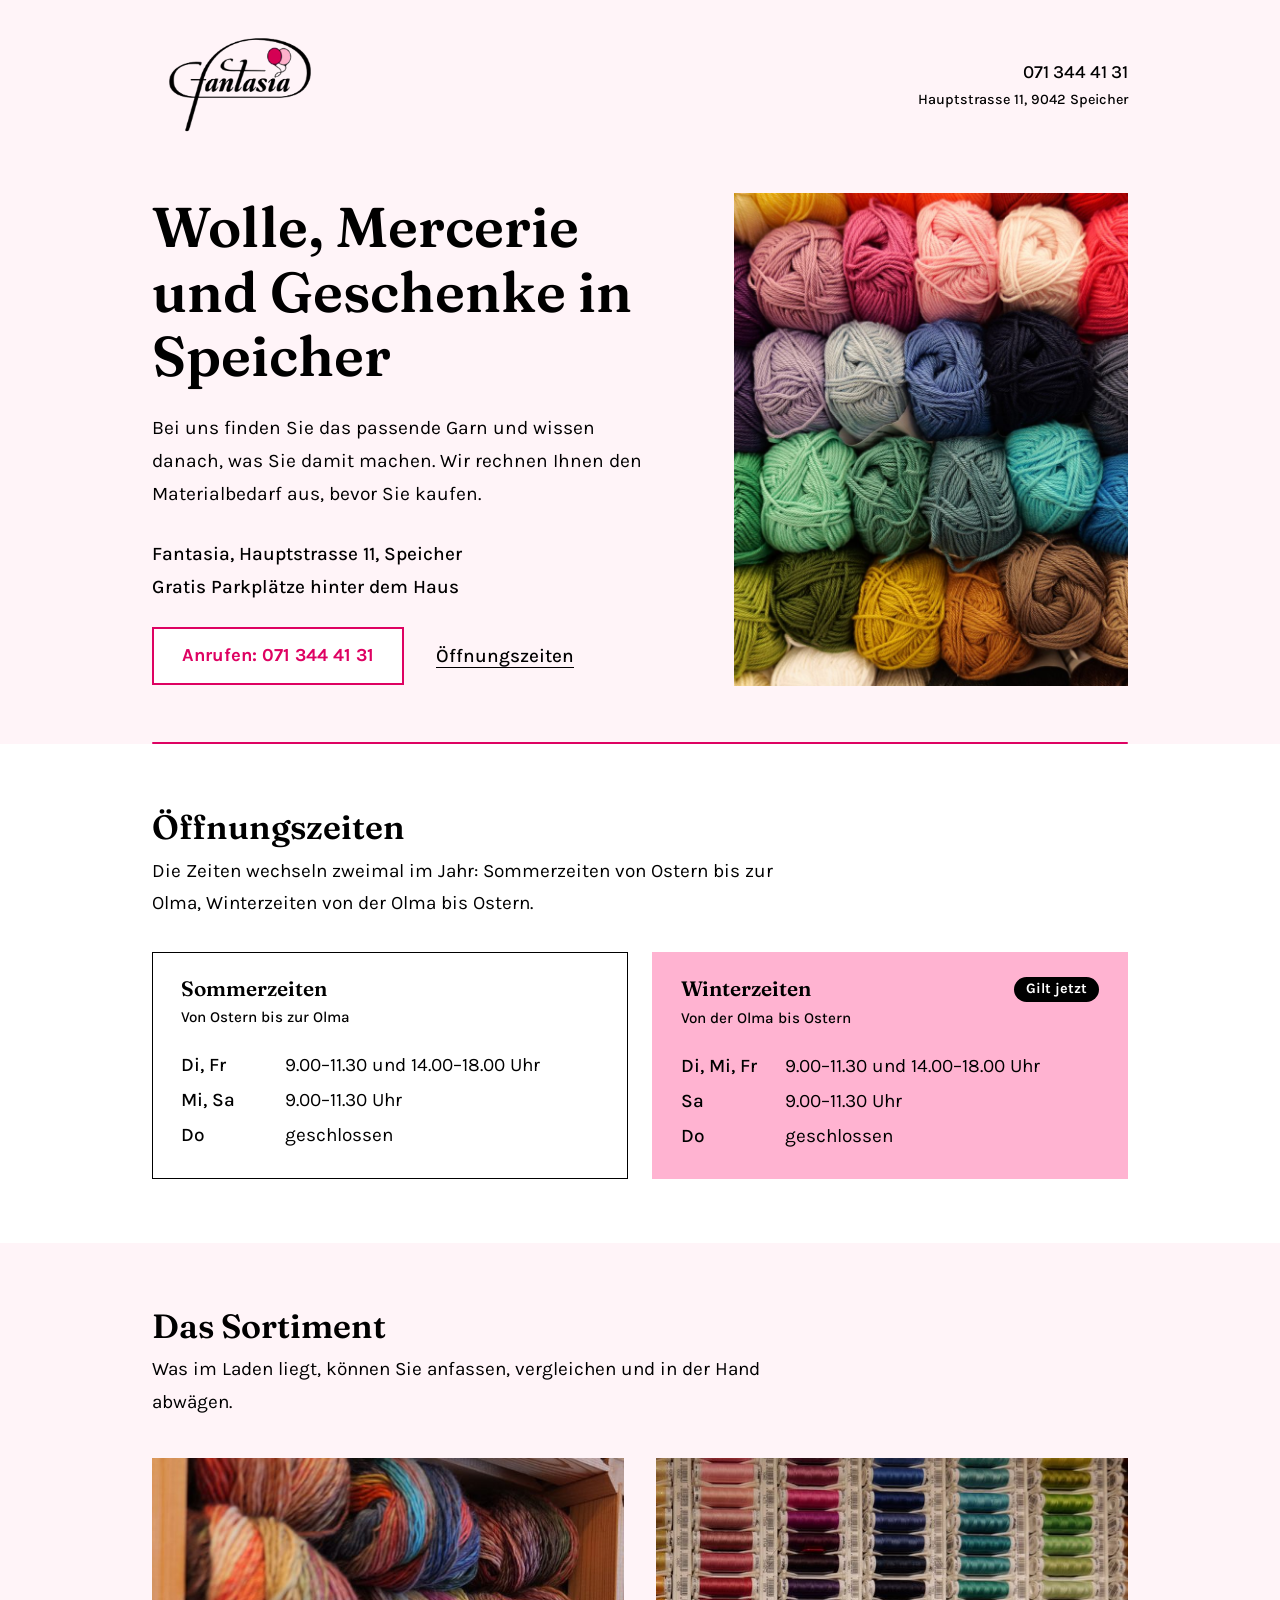
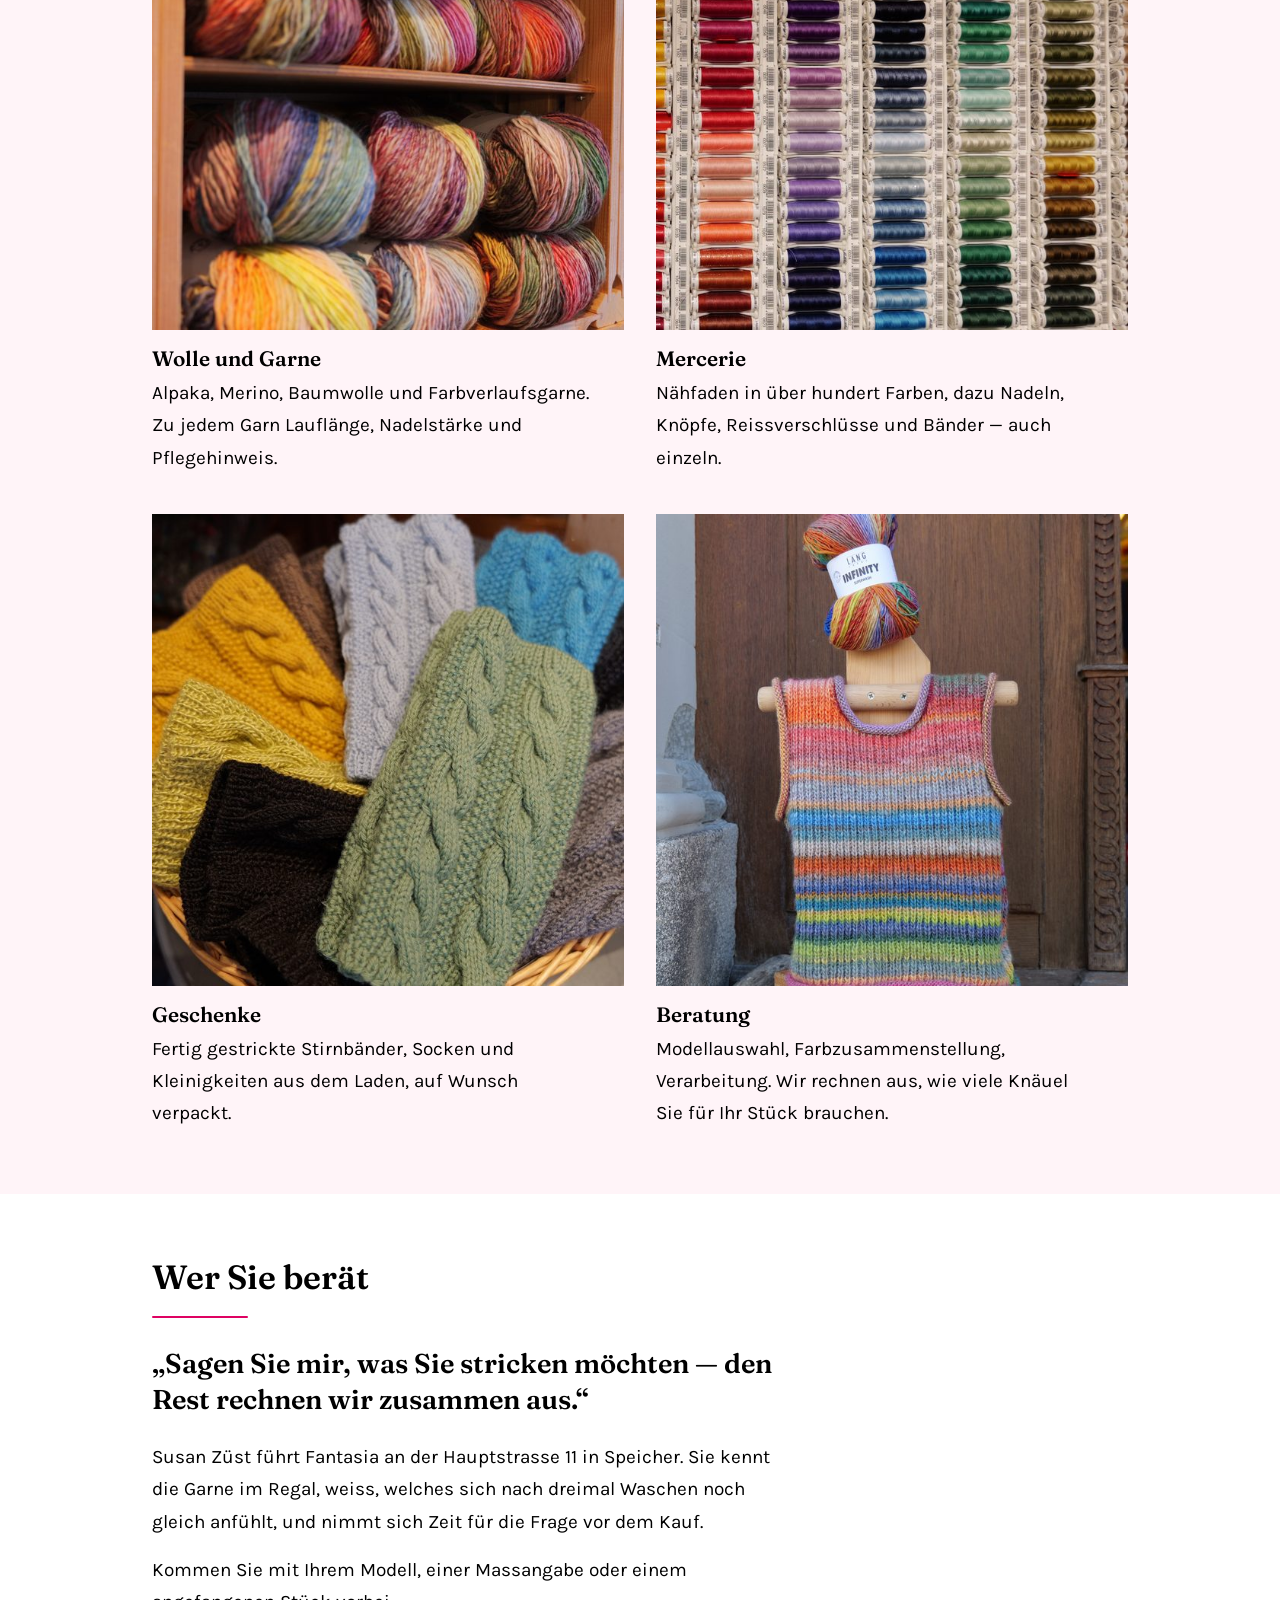
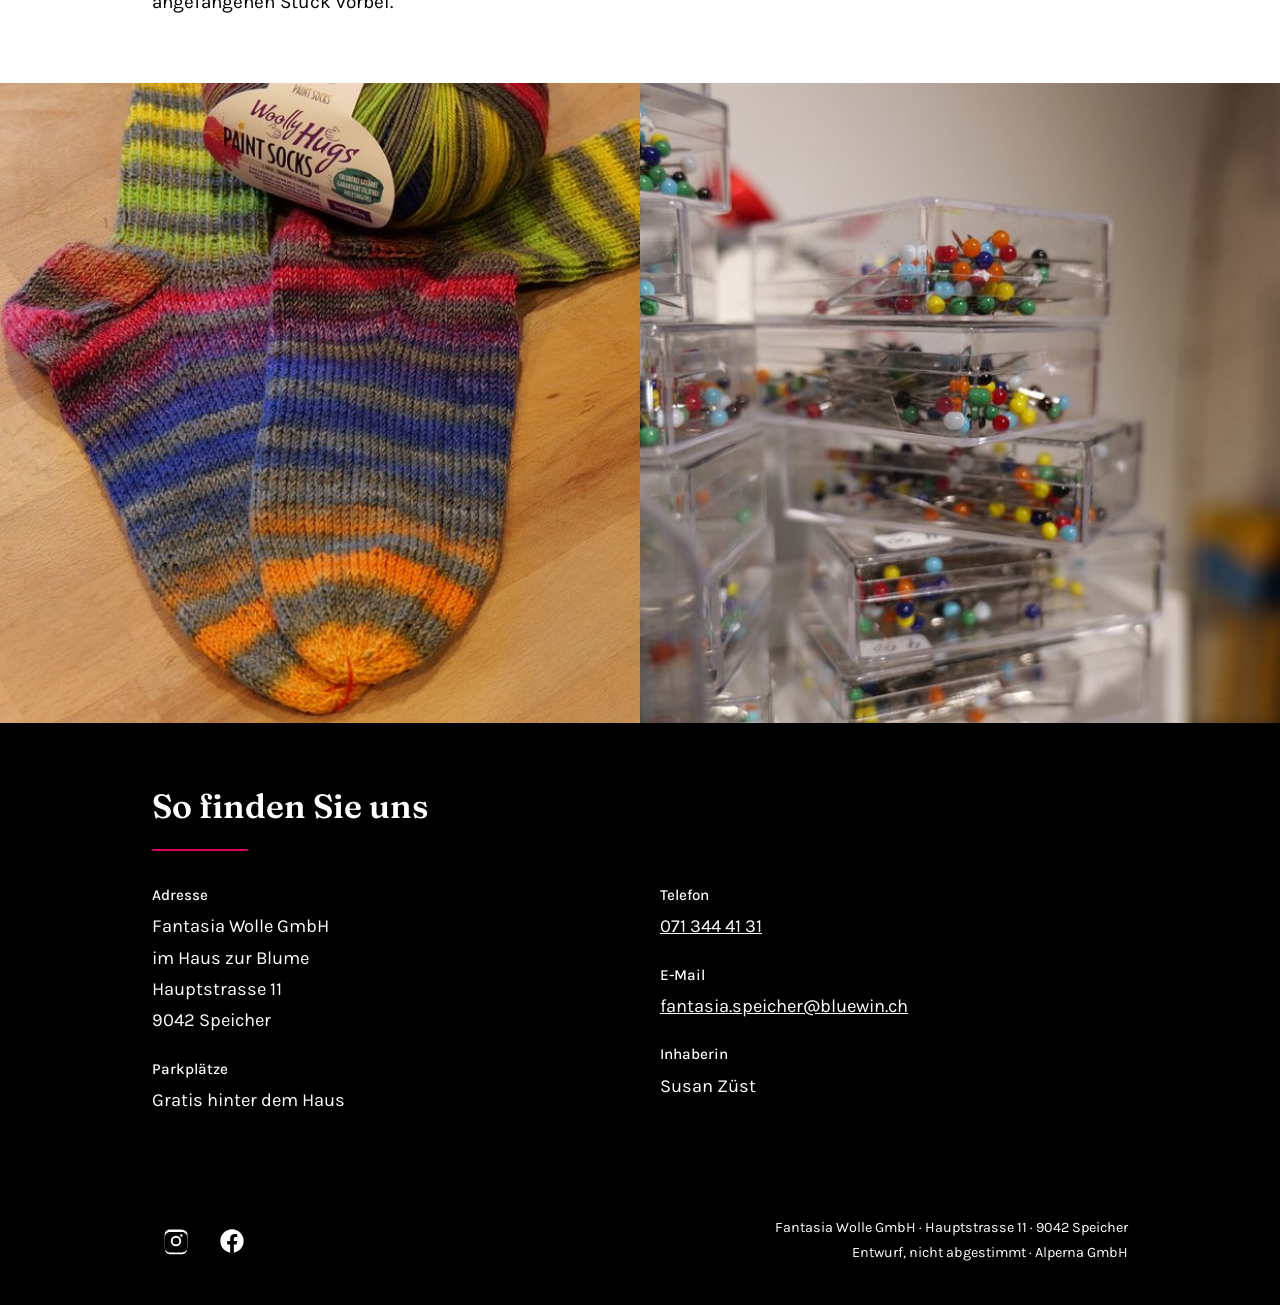
<file: index.html>
<!DOCTYPE html>
<html lang="de-CH">
<head>
<meta charset="utf-8">
<meta name="viewport" content="width=device-width, initial-scale=1, viewport-fit=cover">
<title>Fantasia Wolle GmbH — Wolle, Mercerie und Geschenke, Speicher</title>
<meta name="description" content="Fantasia, Hauptstrasse 11, Speicher: Wolle, Garne, Mercerie und Geschenke mit Beratung bei Modell, Farbe und Verarbeitung.">
<!-- ENTWURF: Zeile vor der Veröffentlichung entfernen, sonst bleibt die Seite für Suchmaschinen gesperrt. -->
<meta name="robots" content="noindex, nofollow">

<!--
  VOR DER VERÖFFENTLICHUNG VON FRAU ZÜST BESTÄTIGEN LASSEN (nicht aus dem Corporate Design belegt):
  1. Zitat im Abschnitt «Wer Sie berät» (steht in ihrem Namen)
  2. «Wir rechnen Ihnen den Materialbedarf aus, bevor Sie kaufen» (Hero und Beratung)
  3. «Nähfaden in über hundert Farben», «auch einzeln»
  4. «Fertig gestrickte Stirnbänder, Socken und Kleinigkeiten», «auf Wunsch verpackt»
  5. Öffnungszeiten: Montag und Sonntag fehlen im Entwurf (geschlossen?)
  6. Wechsel der Saison: am Olma-Beginn oder nach der Olma? (siehe Skript am Ende der Datei)
  7. Zeile «im Haus zur Blume» in der Adresse
-->

<style>
  /* Schriften lokal ausgeliefert (Fraunces 600, Karla 400/500/700, Latin): keine Anfrage an Google. */
  @font-face{font-family:"Fraunces";font-style:normal;font-weight:600;font-display:swap;src:url(assets/fonts/fraunces-600.woff2) format("woff2")}
  @font-face{font-family:"Karla";font-style:normal;font-weight:400;font-display:swap;src:url(assets/fonts/karla-400.woff2) format("woff2")}
  @font-face{font-family:"Karla";font-style:normal;font-weight:500;font-display:swap;src:url(assets/fonts/karla-500.woff2) format("woff2")}
  @font-face{font-family:"Karla";font-style:normal;font-weight:700;font-display:swap;src:url(assets/fonts/karla-700.woff2) format("woff2")}

  :root{
    --magenta:#DE0262; --rosa:#FFB3D1; --schwarz:#000000; --weiss:#FFFFFF;
    --tief:#6E0031; --rose:#FFF4F8;
    --titel:"Fraunces",Georgia,"Times New Roman",serif;
    --text:"Karla",Arial,Helvetica,sans-serif;
    --max:64rem; color-scheme:light;
  }

  *{box-sizing:border-box}
  html{-webkit-text-size-adjust:100%;scroll-behavior:smooth}
  @media (prefers-reduced-motion:reduce){html{scroll-behavior:auto}}
  [hidden]{display:none!important}
  body{margin:0;background:var(--rose);color:var(--schwarz);font-family:var(--text);font-size:19px;line-height:1.7}
  img{max-width:100%;display:block}
  a{color:inherit}
  h1,h2,h3{font-family:var(--titel);font-weight:600;line-height:1.15;margin:0}
  p{margin:0 0 1rem} p:last-child{margin-bottom:0}
  :focus-visible{outline:3px solid var(--magenta);outline-offset:3px}

  .wrap{max-width:var(--max);margin:0 auto;padding:0 1.5rem}
  .band{padding:4rem 0}
  .band--schwarz{background:var(--schwarz);color:var(--weiss)}
  .band--weiss{background:var(--weiss)}
  .bogen{border:0;height:2px;background:var(--magenta);margin:0;border-radius:2px}

  .foto{width:100%;height:auto;object-fit:cover}
  .r-4-5{aspect-ratio:4/5} .r-1-1{aspect-ratio:1/1}

  /* Kopf: Logo mindestens 150 px breit (Corporate Design), Freiraum rundum */
  .kopf{background:var(--rose);padding:1.75rem 0 1.25rem}
  .kopf .wrap{display:flex;flex-wrap:wrap;gap:1rem 2rem;align-items:center;justify-content:space-between}
  .logo{display:block;line-height:0} .logo img{width:clamp(160px,16vw,176px);height:auto}
  .kopf-tel{font-size:1.15rem;font-weight:500;text-decoration:none;text-align:right}
  .kopf-tel span{display:block;font-size:.9rem;font-weight:500}

  /* Hero */
  .hero{padding:2rem 0 3.5rem}
  .hero .wrap{display:grid;grid-template-columns:1.15fr .85fr;gap:3rem;align-items:center}
  .hero h1{font-size:clamp(2.5rem,6vw,3.5rem);max-width:18ch;overflow-wrap:break-word}
  .hero .lead{font-size:1.2rem;max-width:46ch;margin-top:1.5rem}
  .hero .ort{margin-top:1.75rem;font-weight:500}
  .aktionen{display:flex;flex-wrap:wrap;align-items:center;gap:1rem 2rem;margin-top:1.5rem}
  /* Magenta nur einmal pro Fläche; Text Magenta auf Weiss, Hover Weiss auf Tiefmagenta */
  .knopf{display:inline-flex;align-items:center;min-height:56px;background:var(--weiss);color:var(--magenta);border:2px solid var(--magenta);font-size:1.15rem;font-weight:700;text-decoration:none;padding:.7rem 1.75rem}
  .knopf:hover{background:var(--tief);border-color:var(--tief);color:var(--weiss)}
  .textlink{font-weight:500;text-underline-offset:.25em}

  h2{font-size:clamp(1.6rem,4vw,2.1rem);margin-bottom:.5rem}
  .unter{margin-bottom:2rem;max-width:58ch}

  /* Öffnungszeiten: Winter- und Sommerzeiten nebeneinander, die geltende Saison ist rosa hinterlegt (Skript am Ende) */
  .zeiten{display:grid;grid-template-columns:1fr 1fr;gap:1.5rem;margin-top:1.5rem}
  .zeit{border:1px solid var(--schwarz);padding:1.5rem 1.75rem}
  .zeit--aktiv{background:var(--rosa);border-color:var(--rosa)}
  .zeit-kopf{display:flex;flex-wrap:wrap;align-items:center;justify-content:space-between;gap:.35rem 1rem}
  .zeit h3{font-size:1.3rem}
  .zeit .jetzt{font-size:.9rem;font-weight:700;line-height:1.4;background:var(--schwarz);color:var(--weiss);padding:.15rem .75rem;border-radius:999px}
  .zeit .zeitraum{margin:.25rem 0 1.1rem;font-size:.95rem;font-weight:500}
  .tage{list-style:none;margin:0;padding:0}
  .tage li{display:grid;grid-template-columns:5.5rem 1fr;gap:0 1rem;padding:.2rem 0;line-height:1.5}
  .tage .tag{font-weight:500}
  .von-bis{white-space:nowrap}

  /* Sortiment */
  .sortiment{display:grid;grid-template-columns:1fr 1fr;gap:2.5rem 2rem;margin-top:2.5rem}
  .posten h3{font-size:1.3rem;margin:1.1rem 0 .35rem}
  .posten p{margin:0;max-width:40ch}

  /* Person */
  .person{max-width:40rem}
  .person blockquote{margin:0 0 1.5rem;font-family:var(--titel);font-weight:600;font-size:clamp(1.35rem,3.2vw,1.7rem);line-height:1.3}
  .person p{max-width:62ch}

  /* Bildpaar */
  .paar{display:grid;grid-template-columns:1fr 1fr;gap:0}

  /* Kontakt: nur Weiss auf Schwarz */
  .kontakt{display:grid;grid-template-columns:1fr 1fr;gap:2.5rem}
  .kontakt h2{color:var(--weiss)} .kontakt a{color:var(--weiss)}
  .kontakt dl{margin:0}
  .kontakt dt{font-size:.95rem;font-weight:500;margin-top:1.25rem}
  .kontakt dt:first-child{margin-top:0}
  .kontakt dd{margin:.15rem 0 0;font-size:1.15rem}

  .fuss{background:var(--schwarz);color:var(--weiss);font-size:.9rem;padding:2.25rem 0 2.5rem}
  .fuss .wrap{display:flex;flex-wrap:wrap;gap:1.5rem 2rem;align-items:center;justify-content:space-between}
  .fuss-text{display:flex;flex-direction:column;text-align:right}
  .sozial{display:flex;gap:.5rem}
  .sozial a{display:flex;align-items:center;justify-content:center;width:48px;height:48px;border-radius:50%;color:var(--weiss)}
  .sozial a:hover{background:var(--tief)}
  .sozial a:focus-visible{outline-color:var(--weiss)}
  .sozial svg{width:28px;height:28px;fill:currentColor}

  @media (max-width:760px){
    body{font-size:18px}
    .band{padding:3rem 0} .hero{padding:1.5rem 0 2.5rem}
    .hero .wrap,.zeiten,.sortiment,.kontakt{grid-template-columns:1fr;gap:2rem}
    .kopf .wrap{justify-content:flex-start} .kopf-tel{text-align:left}
    .hero .foto{aspect-ratio:1/1}
    .fuss-text{text-align:left}
  }
</style>
</head>
<body>

<header class="kopf">
  <div class="wrap">
    <a class="logo" href="#" aria-label="Fantasia Wolle GmbH, Seitenanfang">
      <img src="assets/img/logo.png" alt="Fantasia" width="520" height="335">
    </a>
    <a class="kopf-tel" href="tel:+41713444131">071 344 41 31<span>Hauptstrasse 11, 9042 Speicher</span></a>
  </div>
</header>

<main>
<section class="hero">
  <div class="wrap">
    <div>
      <h1>Wolle, Mercerie und Geschenke in Speicher</h1>
      <p class="lead">Bei uns finden Sie das passende Garn und wissen danach, was Sie damit machen. Wir rechnen Ihnen den Materialbedarf aus, bevor Sie kaufen.</p>
      <p class="ort">Fantasia, Hauptstrasse 11, Speicher<br>Gratis Parkplätze hinter dem Haus</p>
      <div class="aktionen">
        <a class="knopf" href="tel:+41713444131">Anrufen: 071 344 41 31</a>
        <a class="textlink" href="#zeiten">Öffnungszeiten</a>
      </div>
    </div>
    <img class="foto r-4-5" src="assets/img/wollknaeuel.jpg" alt="Wollknäuel in vielen Farben, nach Farbtönen sortiert" width="820" height="1025">
  </div>
</section>

<div class="wrap"><hr class="bogen"></div>

<section class="band band--weiss" id="zeiten" aria-labelledby="h-zeiten">
  <div class="wrap">
    <h2 id="h-zeiten">Öffnungszeiten</h2>
    <p class="unter">Die Zeiten wechseln zweimal im Jahr: Sommerzeiten von Ostern bis zur Olma, Winterzeiten von der Olma bis Ostern.</p>
    <div class="zeiten">
      <article class="zeit" data-saison="sommer">
        <div class="zeit-kopf">
          <h3>Sommerzeiten</h3>
          <span class="jetzt" hidden>Gilt jetzt</span>
        </div>
        <p class="zeitraum">Von Ostern bis zur Olma</p>
        <ul class="tage">
          <li><span class="tag">Di, Fr</span><span><span class="von-bis">9.00–11.30</span> und <span class="von-bis">14.00–18.00</span> Uhr</span></li>
          <li><span class="tag">Mi, Sa</span><span><span class="von-bis">9.00–11.30</span> Uhr</span></li>
          <li><span class="tag">Do</span><span>geschlossen</span></li>
        </ul>
      </article>
      <article class="zeit" data-saison="winter">
        <div class="zeit-kopf">
          <h3>Winterzeiten</h3>
          <span class="jetzt" hidden>Gilt jetzt</span>
        </div>
        <p class="zeitraum">Von der Olma bis Ostern</p>
        <ul class="tage">
          <li><span class="tag">Di, Mi, Fr</span><span><span class="von-bis">9.00–11.30</span> und <span class="von-bis">14.00–18.00</span> Uhr</span></li>
          <li><span class="tag">Sa</span><span><span class="von-bis">9.00–11.30</span> Uhr</span></li>
          <li><span class="tag">Do</span><span>geschlossen</span></li>
        </ul>
      </article>
    </div>
  </div>
</section>

<section class="band" id="angebot" aria-labelledby="h-angebot">
  <div class="wrap">
    <h2 id="h-angebot">Das Sortiment</h2>
    <p class="unter">Was im Laden liegt, können Sie anfassen, vergleichen und in der Hand abwägen.</p>
    <div class="sortiment">
      <div class="posten">
        <img class="foto r-1-1" src="assets/img/garne-regal.jpg" alt="Farbverlaufsgarne im Holzregal" width="620" height="620" loading="lazy">
        <h3>Wolle und Garne</h3>
        <p>Alpaka, Merino, Baumwolle und Farbverlaufsgarne. Zu jedem Garn Lauflänge, Nadelstärke und Pflegehinweis.</p>
      </div>
      <div class="posten">
        <img class="foto r-1-1" src="assets/img/naehfaden.jpg" alt="Nähfaden in vielen Farben an der Wand" width="620" height="620" loading="lazy">
        <h3>Mercerie</h3>
        <p>Nähfaden in über hundert Farben, dazu Nadeln, Knöpfe, Reissverschlüsse und Bänder — auch einzeln.</p>
      </div>
      <div class="posten">
        <img class="foto r-1-1" src="assets/img/stirnbaender.jpg" alt="Gestrickte Stirnbänder mit Zopfmuster in einem Korb" width="620" height="620" loading="lazy">
        <h3>Geschenke</h3>
        <p>Fertig gestrickte Stirnbänder, Socken und Kleinigkeiten aus dem Laden, auf Wunsch verpackt.</p>
      </div>
      <div class="posten">
        <img class="foto r-1-1" src="assets/img/top-knaeuel.jpg" alt="Gestricktes Top mit dem dazugehörenden Knäuel" width="620" height="620" loading="lazy">
        <h3>Beratung</h3>
        <p>Modellauswahl, Farbzusammenstellung, Verarbeitung. Wir rechnen aus, wie viele Knäuel Sie für Ihr Stück brauchen.</p>
      </div>
    </div>
  </div>
</section>

<section class="band band--weiss" id="person" aria-labelledby="h-person">
  <div class="wrap">
    <div class="person">
      <h2 id="h-person">Wer Sie berät</h2>
      <hr class="bogen" style="margin:1.25rem 0 1.75rem;max-width:6rem">
      <!-- FREIGABE: Zitat im Namen von Susan Züst. Nur veröffentlichen, wenn sie es so bestätigt. -->
      <!-- FOTO FEHLT: Ein Porträt von Susan Züst hinter der Theke würde diesen Abschnitt tragen (siehe Corporate Design, «Person hinter der Theke»). -->
      <blockquote>„Sagen Sie mir, was Sie stricken möchten — den Rest rechnen wir zusammen aus.“</blockquote>
      <p>Susan Züst führt Fantasia an der Hauptstrasse 11 in Speicher. Sie kennt die Garne im Regal, weiss, welches sich nach dreimal Waschen noch gleich anfühlt, und nimmt sich Zeit für die Frage vor dem Kauf.</p>
      <p>Kommen Sie mit Ihrem Modell, einer Massangabe oder einem angefangenen Stück vorbei.</p>
    </div>
  </div>
</section>

<div class="paar">
  <img class="foto r-1-1" src="assets/img/socken.jpg" alt="Gestrickte Socken aus Farbverlaufsgarn mit dem Knäuel daneben" width="620" height="620" loading="lazy">
  <img class="foto r-1-1" src="assets/img/stecknadeln.jpg" alt="Stecknadeln mit farbigen Köpfen in Schachteln" width="620" height="620" loading="lazy">
</div>

<section class="band band--schwarz" id="kontakt" aria-labelledby="h-kontakt">
  <div class="wrap">
    <h2 id="h-kontakt">So finden Sie uns</h2>
    <hr class="bogen" style="margin:1.5rem 0 2rem;max-width:6rem">
    <div class="kontakt">
      <dl>
        <dt>Adresse</dt>
        <dd>Fantasia Wolle GmbH<br>im Haus zur Blume<br>Hauptstrasse 11<br>9042 Speicher</dd>
        <dt>Parkplätze</dt>
        <dd>Gratis hinter dem Haus</dd>
      </dl>
      <dl>
        <dt>Telefon</dt>
        <dd><a href="tel:+41713444131">071 344 41 31</a></dd>
        <dt>E-Mail</dt>
        <dd><a href="mailto:fantasia.speicher@bluewin.ch">fantasia.speicher@bluewin.ch</a></dd>
        <dt>Inhaberin</dt>
        <dd>Susan Züst</dd>
      </dl>
    </div>
  </div>
</section>
</main>

<footer class="fuss">
  <div class="wrap">
    <div class="sozial">
      <a href="https://www.instagram.com/fantasia_wolle/" target="_blank" rel="noopener" aria-label="Fantasia auf Instagram (öffnet in neuem Tab)">
        <svg viewBox="0 0 24 24" aria-hidden="true" focusable="false"><path d="M12 2.2c3.2 0 3.6 0 4.9.07 1.17.05 1.8.25 2.23.41.56.22.96.48 1.38.9.42.42.68.82.9 1.38.16.42.36 1.06.41 2.23.06 1.28.07 1.66.07 4.9s0 3.6-.07 4.9c-.05 1.17-.25 1.8-.41 2.23-.22.56-.48.96-.9 1.38-.42.42-.82.68-1.38.9-.42.16-1.06.36-2.23.41-1.28.06-1.66.07-4.9.07s-3.6 0-4.9-.07c-1.17-.05-1.8-.25-2.23-.41a3.8 3.8 0 0 1-1.38-.9 3.8 3.8 0 0 1-.9-1.38c-.16-.42-.36-1.06-.41-2.23C2.21 15.6 2.2 15.2 2.2 12s0-3.6.07-4.9c.05-1.17.25-1.8.41-2.23.22-.56.48-.96.9-1.38.42-.42.82-.68 1.38-.9.42-.16 1.06-.36 2.23-.41C8.4 2.21 8.8 2.2 12 2.2Zm0 1.98c-3.14 0-3.51.01-4.75.07-1.15.05-1.77.24-2.18.4-.55.21-.94.47-1.35.88-.41.41-.67.8-.88 1.35-.16.41-.35 1.03-.4 2.18-.06 1.24-.07 1.61-.07 4.75s.01 3.51.07 4.75c.05 1.15.24 1.77.4 2.18.21.55.47.94.88 1.35.41.41.8.67 1.35.88.41.16 1.03.35 2.18.4 1.24.06 1.61.07 4.75.07s3.51-.01 4.75-.07c1.15-.05 1.77-.24 2.18-.4.55-.21.94-.47 1.35-.88.41-.41.67-.8.88-1.35.16-.41.35-1.03.4-2.18.06-1.24.07-1.61.07-4.75s-.01-3.51-.07-4.75c-.05-1.15-.24-1.77-.4-2.18a3.6 3.6 0 0 0-.88-1.35 3.6 3.6 0 0 0-1.35-.88c-.41-.16-1.03-.35-2.18-.4-1.24-.06-1.61-.07-4.75-.07Zm0 3.37a4.45 4.45 0 1 1 0 8.9 4.45 4.45 0 0 1 0-8.9Zm0 7.34a2.89 2.89 0 1 0 0-5.78 2.89 2.89 0 0 0 0 5.78Zm5.67-7.53a1.04 1.04 0 1 1-2.08 0 1.04 1.04 0 0 1 2.08 0Z"/></svg>
      </a>
      <a href="https://www.facebook.com/profile.php?id=61594476535364" target="_blank" rel="noopener" aria-label="Fantasia auf Facebook (öffnet in neuem Tab)">
        <svg viewBox="0 0 24 24" aria-hidden="true" focusable="false"><path d="M22 12.06C22 6.5 17.52 2 12 2S2 6.5 2 12.06c0 5.02 3.66 9.18 8.44 9.94v-7.03H7.9v-2.91h2.54V9.85c0-2.52 1.49-3.91 3.77-3.91 1.09 0 2.24.2 2.24.2v2.46h-1.26c-1.24 0-1.63.78-1.63 1.57v1.89h2.78l-.45 2.91h-2.33V22c4.78-.76 8.44-4.92 8.44-9.94Z"/></svg>
      </a>
    </div>
    <div class="fuss-text">
      <span>Fantasia Wolle GmbH · Hauptstrasse 11 · 9042 Speicher</span>
      <span>Entwurf, nicht abgestimmt · Alperna GmbH</span>
    </div>
  </div>
</footer>

<script>
  /*
    Saison automatisch markieren (Zeit: Europe/Zurich).
    Sommerzeiten: Ostersonntag bis Olma-Beginn. Winterzeiten: Olma-Beginn bis Ostersonntag.
    Olma-Beginn = zweiter Donnerstag im Oktober (2026: 8. Oktober, bestätigt auf olma.ch;
    für andere Jahre abgeleitet, jährlich gegenprüfen). Ohne Skript bleibt keine Saison markiert,
    der Text darüber erklärt den Wechsel trotzdem.
    Falls Frau Züst erst nach der Olma (18. Oktober 2026) umstellt: in olma() Tage addieren.
  */
  (function () {
    try {
      var t = new Intl.DateTimeFormat('en-CA', { timeZone: 'Europe/Zurich', year: 'numeric', month: '2-digit', day: '2-digit' }).format(new Date()).split('-');
      var jahr = +t[0], heute = jahr * 10000 + (+t[1]) * 100 + (+t[2]);
      var num = function (d) { return d.getFullYear() * 10000 + (d.getMonth() + 1) * 100 + d.getDate(); };
      var ostern = function (y) {
        var a = y % 19, b = Math.floor(y / 100), c = y % 100, d = Math.floor(b / 4), e = b % 4,
            f = Math.floor((b + 8) / 25), g = Math.floor((b - f + 1) / 3), h = (19 * a + b - d - g + 15) % 30,
            i = Math.floor(c / 4), k = c % 4, l = (32 + 2 * e + 2 * i - h - k) % 7,
            m = Math.floor((a + 11 * h + 22 * l) / 451), n = h + l - 7 * m + 114;
        return new Date(y, Math.floor(n / 31) - 1, (n % 31) + 1);
      };
      var olma = function (y) {
        var ersterDonnerstag = 1 + (4 - new Date(y, 9, 1).getDay() + 7) % 7;
        return new Date(y, 9, ersterDonnerstag + 7);
      };
      var sommer = heute >= num(ostern(jahr)) && heute < num(olma(jahr));
      var karte = document.querySelector('[data-saison="' + (sommer ? 'sommer' : 'winter') + '"]');
      if (!karte) return;
      karte.classList.add('zeit--aktiv');
      karte.setAttribute('aria-current', 'true');
      var marke = karte.querySelector('.jetzt');
      if (marke) marke.hidden = false;
    } catch (e) { /* ohne Markierung weiter */ }
  })();
</script>

</body>
</html>
</file>
